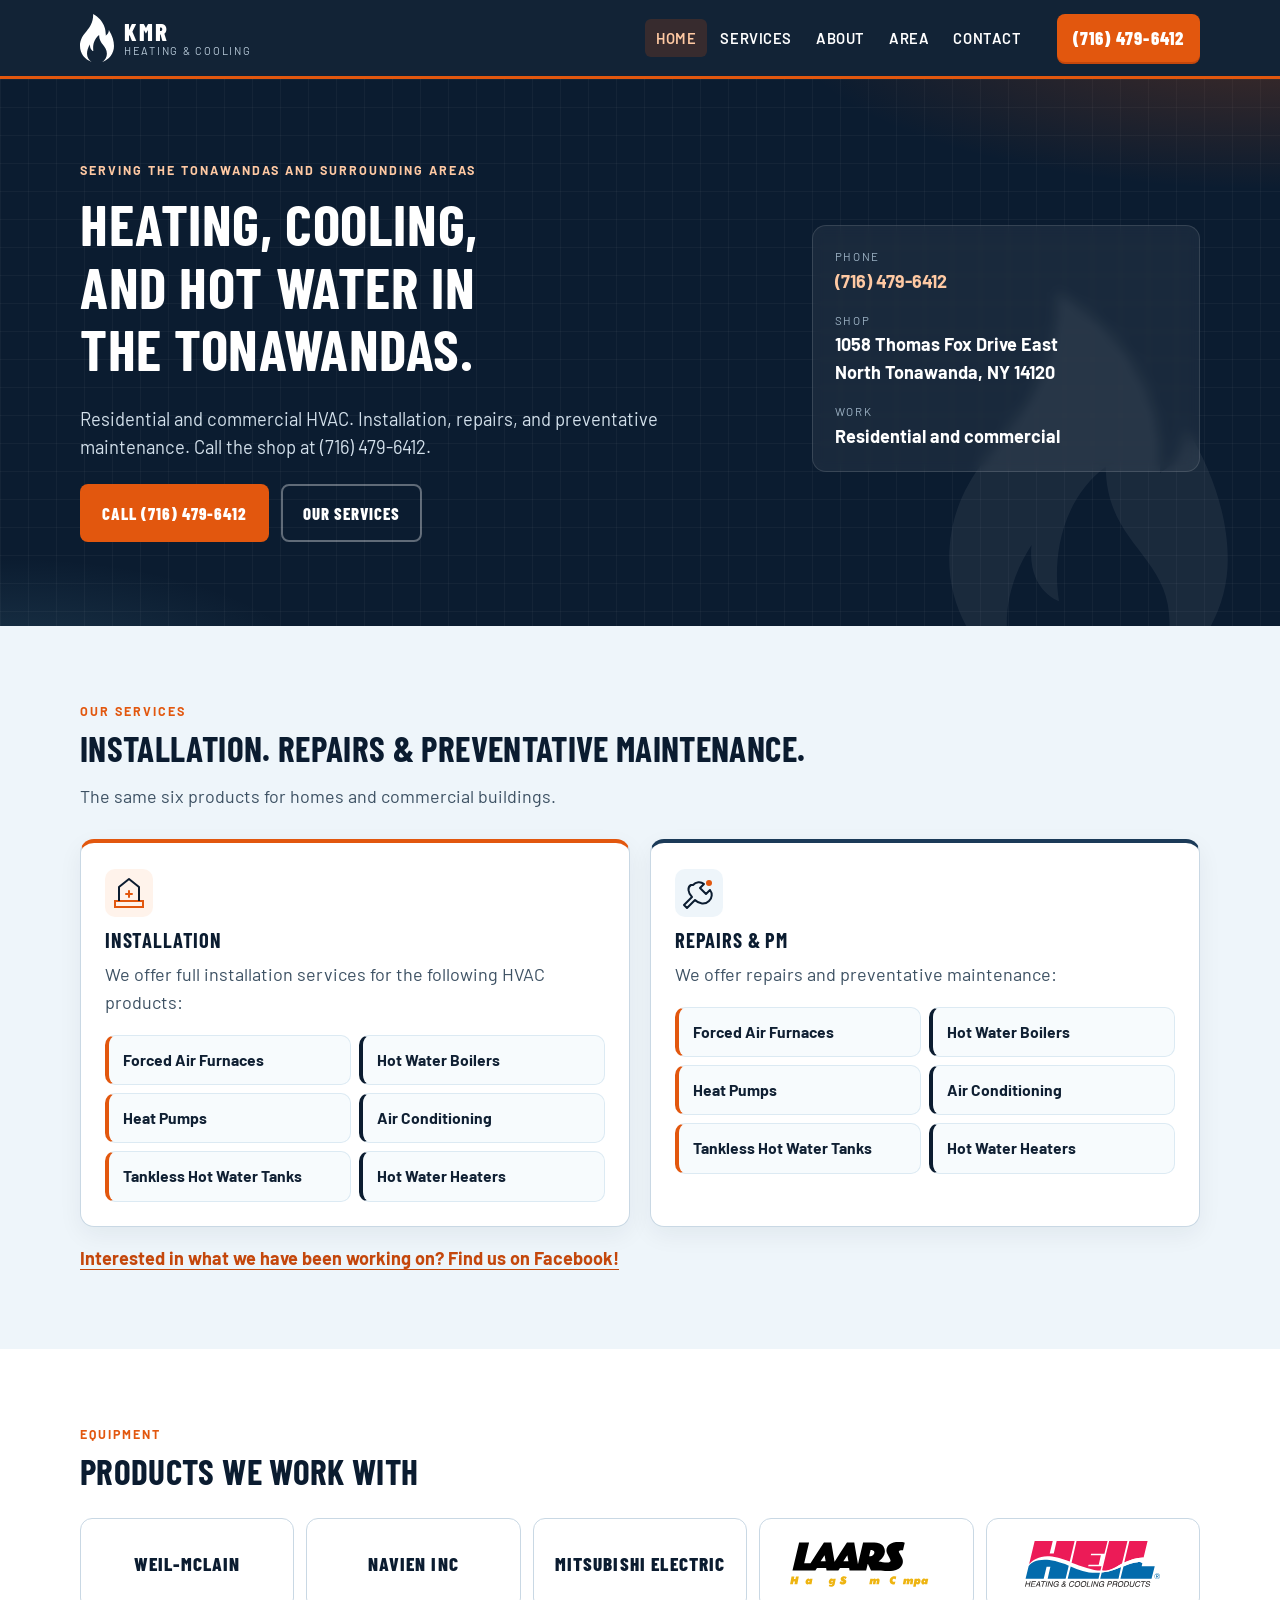
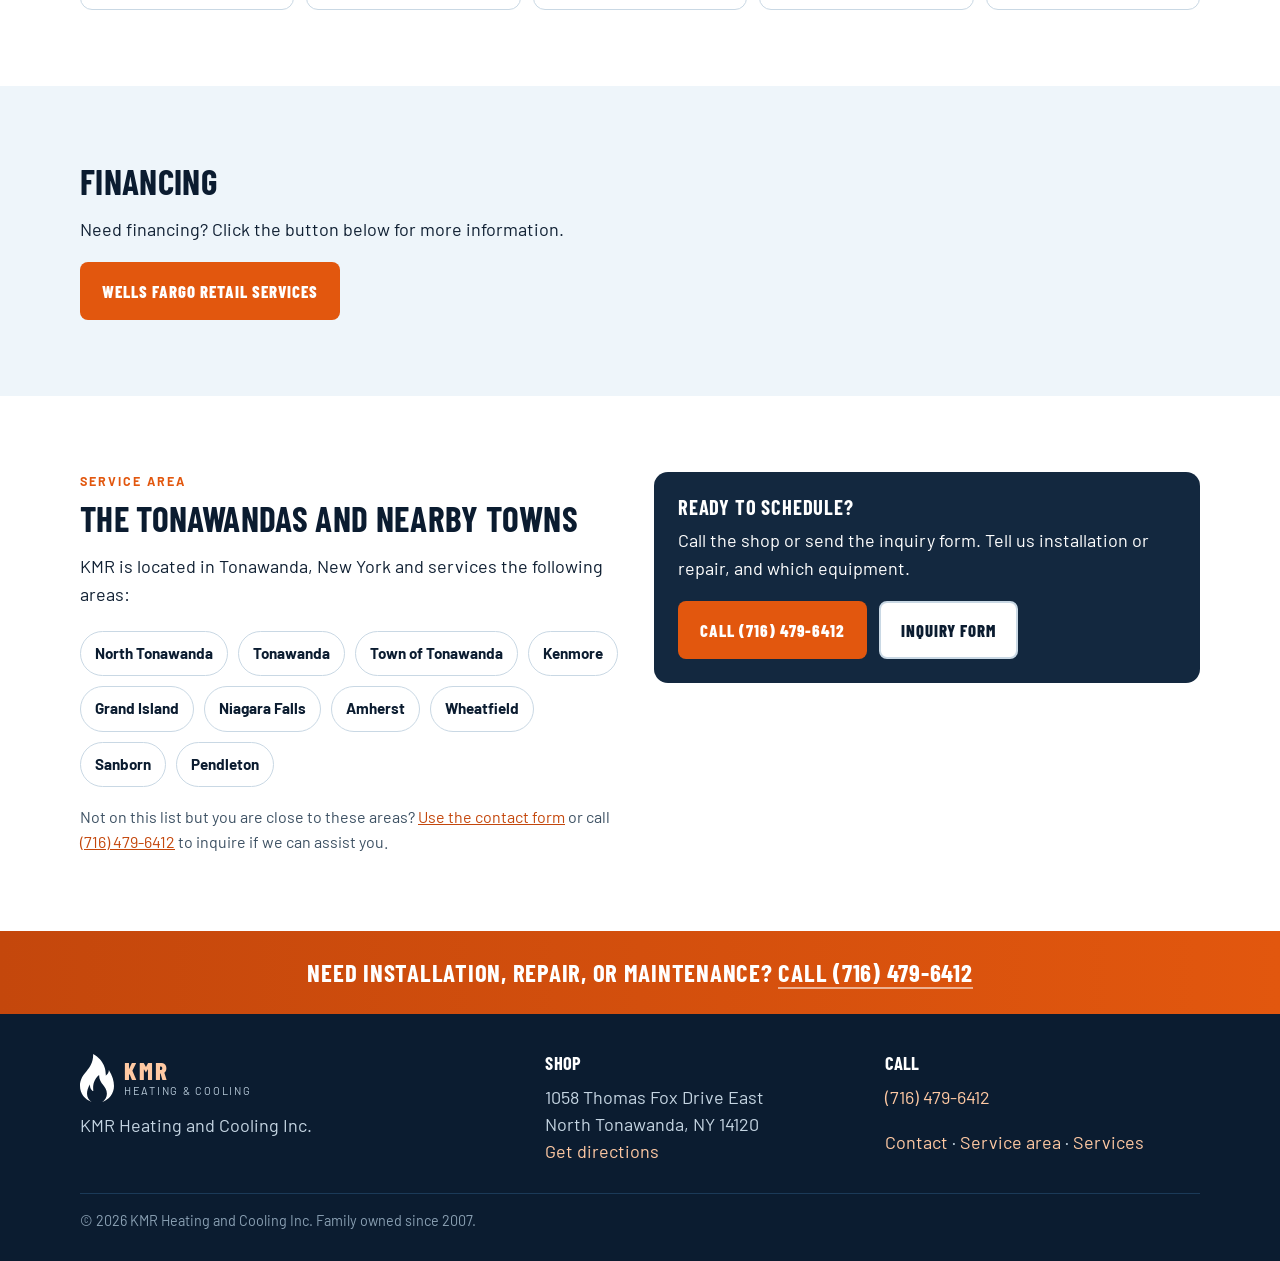
<file: index.html>
<!DOCTYPE html>
<html lang="en">
<head>
  <meta charset="utf-8">
  <meta name="viewport" content="width=device-width, initial-scale=1">
  <title>KMR Heating and Cooling Inc. · The Tonawandas</title>
  <meta name="description" content="HVAC installation, repairs, and preventative maintenance in the Tonawandas. Forced air furnaces, boilers, heat pumps, air conditioning, and water heaters. Call (716) 479-6412.">
  <meta name="theme-color" content="#0b1c30">
  <link rel="icon" href="img/logo/favicon.png" type="image/png">
  <link rel="preconnect" href="https://fonts.googleapis.com">
  <link rel="preconnect" href="https://fonts.gstatic.com" crossorigin>
  <link href="https://fonts.googleapis.com/css2?family=Barlow+Condensed:wght@600;700;800&family=Barlow:wght@400;600;700;800&display=swap" rel="stylesheet">
  <link rel="stylesheet" href="css/styles.css">
  <script type="application/ld+json">
  {
    "@context": "https://schema.org",
    "@type": "HVACBusiness",
    "name": "KMR Heating and Cooling Inc.",
    "telephone": "+17164796412",
    "foundingDate": "2007",
    "founder": { "@type": "Person", "name": "Kevin Ryan" },
    "address": {
      "@type": "PostalAddress",
      "streetAddress": "1058 Thomas Fox Drive East",
      "addressLocality": "North Tonawanda",
      "addressRegion": "NY",
      "postalCode": "14120",
      "addressCountry": "US"
    },
    "areaServed": [
      "North Tonawanda", "Tonawanda", "Town of Tonawanda", "Kenmore",
      "Grand Island", "Niagara Falls", "Amherst", "Wheatfield", "Sanborn", "Pendleton"
    ]
  }
  </script>
</head>
<body>
  <a class="skip" href="#main">Skip to content</a>
  <header class="site-header">
    <div class="header-inner">
      <a class="wordmark" href="index.html">
        <img class="flame" src="img/logo/Flame-White.svg" width="34" height="48" alt="">
        <span class="wordmark-text">
          <span class="wordmark-kmr">KMR</span>
          <span class="wordmark-sub">Heating &amp; Cooling</span>
        </span>
      </a>
      <input type="checkbox" id="nav-toggle" class="nav-toggle" aria-label="Open menu">
      <nav class="site-nav" id="site-nav" aria-label="Primary">
        <ul>
          <li><a href="index.html" aria-current="page">Home</a></li>
          <li><a href="services.html">Services</a></li>
          <li><a href="about.html">About</a></li>
          <li><a href="area.html">Area</a></li>
          <li><a href="contact.html">Contact</a></li>
        </ul>
      </nav>
      <a class="btn-call" href="tel:17164796412">(716) 479-6412</a>
      <a class="header-phone-mobile" href="tel:17164796412">(716) 479-6412</a>
      <label class="nav-toggle-label" for="nav-toggle">Menu</label>
    </div>
  </header>

  <main id="main">
    <section class="hero">
      <div class="wrap hero-grid">
        <div>
          <p class="kicker">Serving the Tonawandas and surrounding areas</p>
          <h1>Heating, cooling, and hot water in the Tonawandas.</h1>
          <p class="lead">Residential and commercial HVAC. Installation, repairs, and preventative maintenance. Call the shop at (716) 479-6412.</p>
          <div class="hero-actions">
            <a class="btn btn-heat" href="tel:17164796412">Call (716) 479-6412</a>
            <a class="btn btn-ghost" href="services.html">Our services</a>
          </div>
        </div>
        <aside class="stat-card">
          <dl>
            <div>
              <dt>Phone</dt>
              <dd><a href="tel:17164796412">(716) 479-6412</a></dd>
            </div>
            <div>
              <dt>Shop</dt>
              <dd>1058 Thomas Fox Drive East<br>North Tonawanda, NY 14120</dd>
            </div>
            <div>
              <dt>Work</dt>
              <dd>Residential and commercial</dd>
            </div>
          </dl>
        </aside>
      </div>
    </section>

    <section class="section section-ice" id="services">
      <div class="wrap">
        <p class="eyebrow">Our services</p>
        <h2>Installation. Repairs &amp; preventative maintenance.</h2>
        <p class="lede">The same six products for homes and commercial buildings.</p>
        <div class="service-pair">
          <article class="service-col" id="installation">
            <img class="card-icon" src="img/icon-install.svg" alt="" width="48" height="48">
            <h3>Installation</h3>
            <p>We offer full installation services for the following HVAC products:</p>
            <ul class="equip">
              <li>Forced Air Furnaces</li>
              <li>Hot Water Boilers</li>
              <li>Heat Pumps</li>
              <li>Air Conditioning</li>
              <li>Tankless Hot Water Tanks</li>
              <li>Hot Water Heaters</li>
            </ul>
          </article>
          <article class="service-col alt" id="repairs">
            <img class="card-icon" src="img/icon-repair.svg" alt="" width="48" height="48">
            <h3>Repairs &amp; PM</h3>
            <p>We offer repairs and preventative maintenance:</p>
            <ul class="equip">
              <li>Forced Air Furnaces</li>
              <li>Hot Water Boilers</li>
              <li>Heat Pumps</li>
              <li>Air Conditioning</li>
              <li>Tankless Hot Water Tanks</li>
              <li>Hot Water Heaters</li>
            </ul>
          </article>
        </div>
        <p class="facebook-line"><a href="https://www.facebook.com/profile.php?id=100054271489764" target="_blank" rel="noopener">Interested in what we have been working on? Find us on Facebook!</a></p>
      </div>
    </section>

    <section class="section section-white" id="products">
      <div class="wrap">
        <p class="eyebrow">Equipment</p>
        <h2>Products we work with</h2>
          <ul class="brands">
            <li><span class="brand-name">Weil-McLain</span></li>
            <li><span class="brand-name">Navien Inc</span></li>
            <li><span class="brand-name">Mitsubishi Electric</span></li>
            <li><img src="img/brands/Laars.svg" alt="Laars" width="180" height="54"></li>
            <li><img src="img/brands/Heil.svg" alt="Heil" width="180" height="61"></li>
          </ul>
      </div>
    </section>


    <section class="section section-white" id="work" hidden>
      <div class="wrap">
        <p class="eyebrow">Our work</p>
        <h2>Recent jobs</h2>
        <div class="gallery" id="work-gallery">
          <figure><img src="img/work/KMR-Heating-and-Cooling-01.jpg" alt="KMR Heating and Cooling installation 1" width="400" height="300" loading="lazy"></figure>
          <figure><img src="img/work/KMR-Heating-and-Cooling-02.jpg" alt="KMR Heating and Cooling installation 2" width="400" height="300" loading="lazy"></figure>
          <figure><img src="img/work/KMR-Heating-and-Cooling-03.jpg" alt="KMR Heating and Cooling installation 3" width="400" height="300" loading="lazy"></figure>
          <figure><img src="img/work/KMR-Heating-and-Cooling-04.jpg" alt="KMR Heating and Cooling installation 4" width="400" height="300" loading="lazy"></figure>
          <figure><img src="img/work/KMR-Heating-and-Cooling-05.jpg" alt="KMR Heating and Cooling installation 5" width="400" height="300" loading="lazy"></figure>
          <figure><img src="img/work/KMR-Heating-and-Cooling-06.jpg" alt="KMR Heating and Cooling installation 6" width="400" height="300" loading="lazy"></figure>
          <figure><img src="img/work/KMR-Heating-and-Cooling-07.jpg" alt="KMR Heating and Cooling installation 7" width="400" height="300" loading="lazy"></figure>
          <figure><img src="img/work/KMR-Heating-and-Cooling-08.jpg" alt="KMR Heating and Cooling installation 8" width="400" height="300" loading="lazy"></figure>
        </div>
      </div>
    </section>

    <section class="section section-ice" id="financing">
      <div class="wrap">
        <div>
          <h2>Financing</h2>
          <p>Need financing? Click the button below for more information.</p>
          <p class="mt-md">
            <a class="btn btn-heat" href="https://retailservices.wellsfargo.com/pl/0030097851" target="_blank" rel="noopener">Wells Fargo Retail Services</a>
          </p>
        </div>
      </div>
    </section>

    <section class="section section-white" id="area">
      <div class="wrap split">
        <div>
          <p class="eyebrow">Service area</p>
          <h2>The Tonawandas and nearby towns</h2>
          <p>KMR is located in Tonawanda, New York and services the following areas:</p>
          <ul class="chips">
            <li>North Tonawanda</li>
            <li>Tonawanda</li>
            <li>Town of Tonawanda</li>
            <li>Kenmore</li>
            <li>Grand Island</li>
            <li>Niagara Falls</li>
            <li>Amherst</li>
            <li>Wheatfield</li>
            <li>Sanborn</li>
            <li>Pendleton</li>
          </ul>
          <p class="note">Not on this list but you are close to these areas? <a href="contact.html">Use the contact form</a> or call <a href="tel:17164796412">(716) 479-6412</a> to inquire if we can assist you.</p>
        </div>
        <div class="panel panel-navy">
          <h3>Ready to schedule?</h3>
          <p>Call the shop or send the inquiry form. Tell us installation or repair, and which equipment.</p>
          <p class="cta-compact mt-md">
            <a class="btn btn-heat" href="tel:17164796412">Call (716) 479-6412</a>
            <a class="btn btn-ice" href="contact.html">Inquiry form</a>
          </p>
        </div>
      </div>
    </section>
  </main>
  <section class="section-heat" aria-label="Call KMR">
    <div class="wrap">
      <h2>Need installation, repair, or maintenance? <a href="tel:17164796412">Call (716) 479-6412</a></h2>
    </div>
  </section>
  <footer class="site-footer">
    <div class="wrap footer-grid">
      <div>
        <a class="wordmark" href="index.html">
          <img class="flame" src="img/logo/Flame-White.svg" width="34" height="48" alt="">
          <span class="wordmark-text">
            <span class="wordmark-kmr">KMR</span>
            <span class="wordmark-sub">Heating &amp; Cooling</span>
          </span>
        </a>
        <p>KMR Heating and Cooling Inc.</p>
      </div>
      <div>
        <h2>Shop</h2>
        <address class="address">
          1058 Thomas Fox Drive East<br>
          North Tonawanda, NY 14120
        </address>
        <p><a href="https://maps.google.com/?q=1058+Thomas+Fox+Drive+East,+North+Tonawanda,+NY+14120">Get directions</a></p>
      </div>
      <div>
        <h2>Call</h2>
        <p><a href="tel:17164796412">(716) 479-6412</a></p>
        <p><a href="contact.html">Contact</a> · <a href="area.html">Service area</a> · <a href="services.html">Services</a></p>
      </div>
    </div>
    <div class="wrap legal">&copy; 2026 KMR Heating and Cooling Inc. Family owned since 2007.</div>
  </footer>
  <div class="call-dock">
    <a href="tel:17164796412">Call (716) 479-6412</a>
  </div>
  <script src="js/gallery.js"></script>
</body>
</html>
</file>
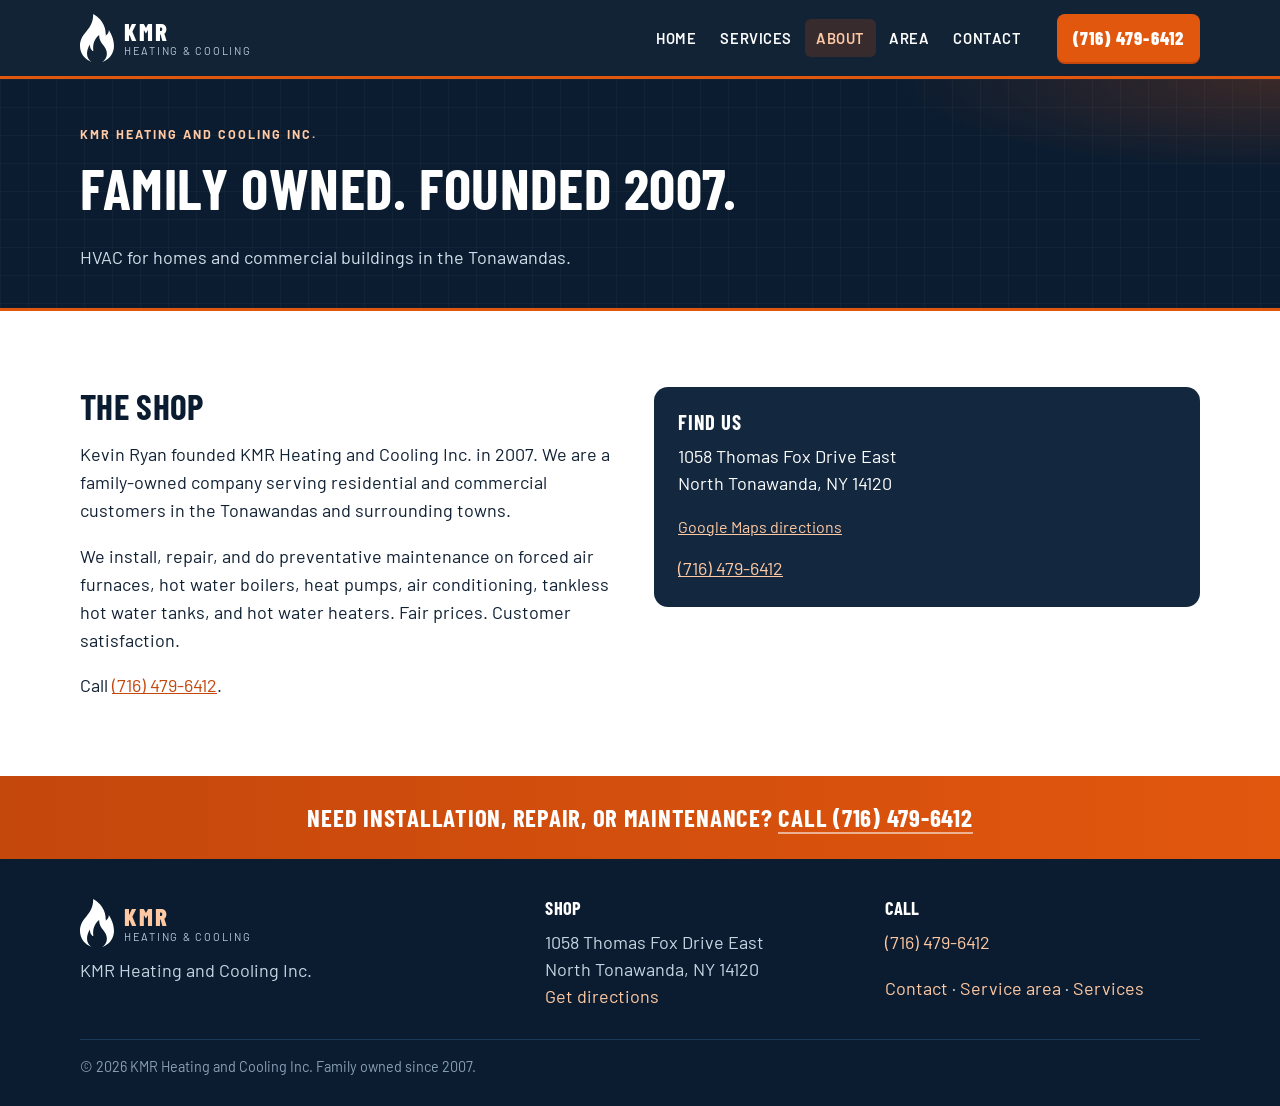
<file: about.html>
<!DOCTYPE html>
<html lang="en">
<head>
  <meta charset="utf-8">
  <meta name="viewport" content="width=device-width, initial-scale=1">
  <title>About · KMR Heating and Cooling Inc.</title>
  <meta name="description" content="Family-owned HVAC company founded in 2007 by Kevin Ryan. Serving the Tonawandas. Call (716) 479-6412.">
  <meta name="theme-color" content="#0b1c30">
  <link rel="icon" href="img/logo/favicon.png" type="image/png">
  <link rel="preconnect" href="https://fonts.googleapis.com">
  <link rel="preconnect" href="https://fonts.gstatic.com" crossorigin>
  <link href="https://fonts.googleapis.com/css2?family=Barlow+Condensed:wght@600;700;800&family=Barlow:wght@400;600;700;800&display=swap" rel="stylesheet">
  <link rel="stylesheet" href="css/styles.css">
</head>
<body>
  <a class="skip" href="#main">Skip to content</a>
  <header class="site-header">
    <div class="header-inner">
      <a class="wordmark" href="index.html">
        <img class="flame" src="img/logo/Flame-White.svg" width="34" height="48" alt="">
        <span class="wordmark-text">
          <span class="wordmark-kmr">KMR</span>
          <span class="wordmark-sub">Heating &amp; Cooling</span>
        </span>
      </a>
      <input type="checkbox" id="nav-toggle" class="nav-toggle" aria-label="Open menu">
      <nav class="site-nav" id="site-nav" aria-label="Primary">
        <ul>
          <li><a href="index.html">Home</a></li>
          <li><a href="services.html">Services</a></li>
          <li><a href="about.html" aria-current="page">About</a></li>
          <li><a href="area.html">Area</a></li>
          <li><a href="contact.html">Contact</a></li>
        </ul>
      </nav>
      <a class="btn-call" href="tel:17164796412">(716) 479-6412</a>
      <a class="header-phone-mobile" href="tel:17164796412">(716) 479-6412</a>
      <label class="nav-toggle-label" for="nav-toggle">Menu</label>
    </div>
  </header>

  <main id="main">
    <header class="page-hero">
      <div class="wrap">
        <p class="kicker">KMR Heating and Cooling Inc.</p>
        <h1>Family owned. Founded 2007.</h1>
        <p>HVAC for homes and commercial buildings in the Tonawandas.</p>
      </div>
    </header>

    <section class="section section-white">
      <div class="wrap split">
        <div class="prose">
          <h2>The shop</h2>
          <p>Kevin Ryan founded KMR Heating and Cooling Inc. in 2007. We are a family-owned company serving residential and commercial customers in the Tonawandas and surrounding towns.</p>
          <p>We install, repair, and do preventative maintenance on forced air furnaces, hot water boilers, heat pumps, air conditioning, tankless hot water tanks, and hot water heaters. Fair prices. Customer satisfaction.</p>
          <p>Call <a href="tel:17164796412">(716) 479-6412</a>.</p>
        </div>
        <aside class="panel panel-navy">
          <h3>Find us</h3>
          <address class="address">
            1058 Thomas Fox Drive East<br>
            North Tonawanda, NY 14120
          </address>
          <p class="note"><a href="https://maps.google.com/?q=1058+Thomas+Fox+Drive+East,+North+Tonawanda,+NY+14120">Google Maps directions</a></p>
          <p><a href="tel:17164796412">(716) 479-6412</a></p>
        </aside>
      </div>
    </section>
  </main>
  <section class="section-heat" aria-label="Call KMR">
    <div class="wrap">
      <h2>Need installation, repair, or maintenance? <a href="tel:17164796412">Call (716) 479-6412</a></h2>
    </div>
  </section>
  <footer class="site-footer">
    <div class="wrap footer-grid">
      <div>
        <a class="wordmark" href="index.html">
          <img class="flame" src="img/logo/Flame-White.svg" width="34" height="48" alt="">
          <span class="wordmark-text">
            <span class="wordmark-kmr">KMR</span>
            <span class="wordmark-sub">Heating &amp; Cooling</span>
          </span>
        </a>
        <p>KMR Heating and Cooling Inc.</p>
      </div>
      <div>
        <h2>Shop</h2>
        <address class="address">
          1058 Thomas Fox Drive East<br>
          North Tonawanda, NY 14120
        </address>
        <p><a href="https://maps.google.com/?q=1058+Thomas+Fox+Drive+East,+North+Tonawanda,+NY+14120">Get directions</a></p>
      </div>
      <div>
        <h2>Call</h2>
        <p><a href="tel:17164796412">(716) 479-6412</a></p>
        <p><a href="contact.html">Contact</a> · <a href="area.html">Service area</a> · <a href="services.html">Services</a></p>
      </div>
    </div>
    <div class="wrap legal">&copy; 2026 KMR Heating and Cooling Inc. Family owned since 2007.</div>
  </footer>
  <div class="call-dock">
    <a href="tel:17164796412">Call (716) 479-6412</a>
  </div>
</body>
</html>
</file>
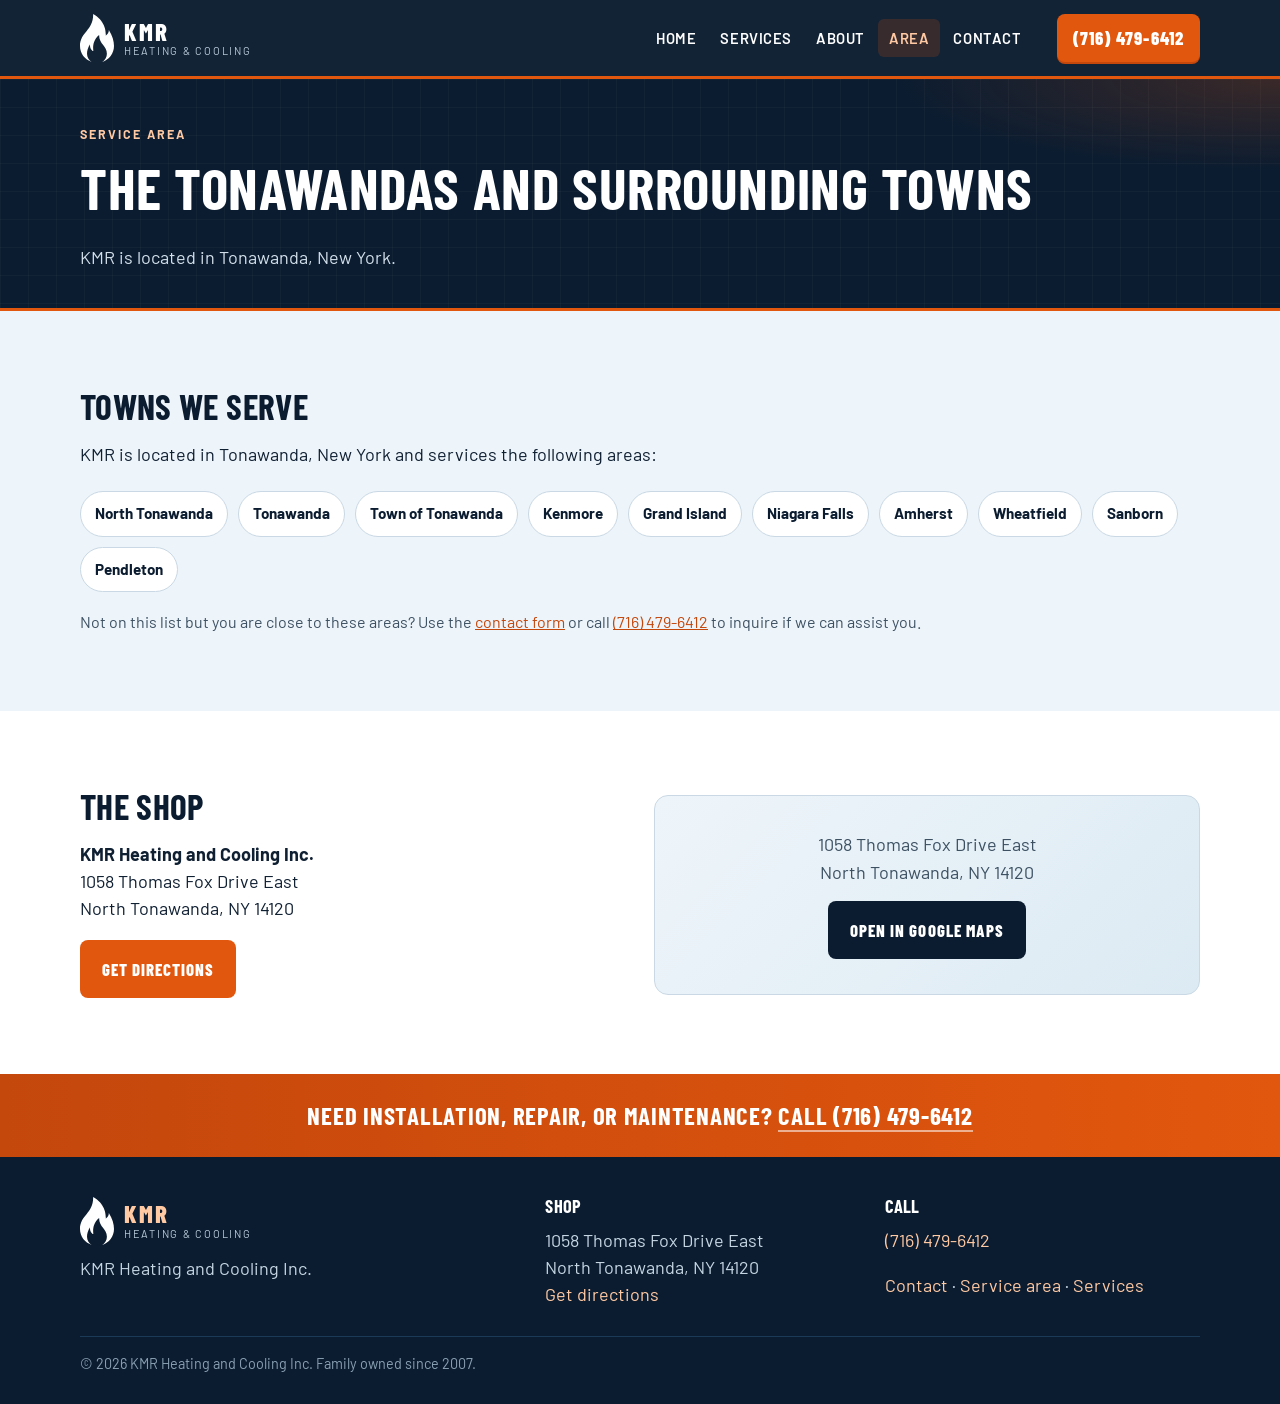
<file: area.html>
<!DOCTYPE html>
<html lang="en">
<head>
  <meta charset="utf-8">
  <meta name="viewport" content="width=device-width, initial-scale=1">
  <title>Service area · KMR Heating and Cooling Inc.</title>
  <meta name="description" content="KMR is located in Tonawanda, New York and services North Tonawanda, Tonawanda, Town of Tonawanda, Kenmore, Grand Island, Niagara Falls, Amherst, Wheatfield, Sanborn, and Pendleton. Call (716) 479-6412.">
  <meta name="theme-color" content="#0b1c30">
  <link rel="icon" href="img/logo/favicon.png" type="image/png">
  <link rel="preconnect" href="https://fonts.googleapis.com">
  <link rel="preconnect" href="https://fonts.gstatic.com" crossorigin>
  <link href="https://fonts.googleapis.com/css2?family=Barlow+Condensed:wght@600;700;800&family=Barlow:wght@400;600;700;800&display=swap" rel="stylesheet">
  <link rel="stylesheet" href="css/styles.css">
</head>
<body>
  <a class="skip" href="#main">Skip to content</a>
  <header class="site-header">
    <div class="header-inner">
      <a class="wordmark" href="index.html">
        <img class="flame" src="img/logo/Flame-White.svg" width="34" height="48" alt="">
        <span class="wordmark-text">
          <span class="wordmark-kmr">KMR</span>
          <span class="wordmark-sub">Heating &amp; Cooling</span>
        </span>
      </a>
      <input type="checkbox" id="nav-toggle" class="nav-toggle" aria-label="Open menu">
      <nav class="site-nav" id="site-nav" aria-label="Primary">
        <ul>
          <li><a href="index.html">Home</a></li>
          <li><a href="services.html">Services</a></li>
          <li><a href="about.html">About</a></li>
          <li><a href="area.html" aria-current="page">Area</a></li>
          <li><a href="contact.html">Contact</a></li>
        </ul>
      </nav>
      <a class="btn-call" href="tel:17164796412">(716) 479-6412</a>
      <a class="header-phone-mobile" href="tel:17164796412">(716) 479-6412</a>
      <label class="nav-toggle-label" for="nav-toggle">Menu</label>
    </div>
  </header>

  <main id="main">
    <header class="page-hero">
      <div class="wrap">
        <p class="kicker">Service area</p>
        <h1>The Tonawandas and surrounding towns</h1>
        <p>KMR is located in Tonawanda, New York.</p>
      </div>
    </header>

    <section class="section section-ice">
      <div class="wrap">
        <h2>Towns we serve</h2>
        <p>KMR is located in Tonawanda, New York and services the following areas:</p>
        <ul class="chips">
          <li>North Tonawanda</li>
          <li>Tonawanda</li>
          <li>Town of Tonawanda</li>
          <li>Kenmore</li>
          <li>Grand Island</li>
          <li>Niagara Falls</li>
          <li>Amherst</li>
          <li>Wheatfield</li>
          <li>Sanborn</li>
          <li>Pendleton</li>
        </ul>
        <p class="note">Not on this list but you are close to these areas? Use the <a href="contact.html">contact form</a> or call <a href="tel:17164796412">(716) 479-6412</a> to inquire if we can assist you.</p>
      </div>
    </section>

    <section class="section section-white">
      <div class="wrap split">
        <div>
          <h2>The shop</h2>
          <address class="address">
            <strong>KMR Heating and Cooling Inc.</strong><br>
            1058 Thomas Fox Drive East<br>
            North Tonawanda, NY 14120
          </address>
          <p class="mt-md">
            <a class="btn btn-heat" href="https://maps.google.com/?q=1058+Thomas+Fox+Drive+East,+North+Tonawanda,+NY+14120">Get directions</a>
          </p>
        </div>
        <div class="map-frame">
          <div>
            <p>1058 Thomas Fox Drive East<br>North Tonawanda, NY 14120</p>
            <a class="btn btn-navy" href="https://maps.google.com/?q=1058+Thomas+Fox+Drive+East,+North+Tonawanda,+NY+14120">Open in Google Maps</a>
          </div>
        </div>
      </div>
    </section>
  </main>
  <section class="section-heat" aria-label="Call KMR">
    <div class="wrap">
      <h2>Need installation, repair, or maintenance? <a href="tel:17164796412">Call (716) 479-6412</a></h2>
    </div>
  </section>
  <footer class="site-footer">
    <div class="wrap footer-grid">
      <div>
        <a class="wordmark" href="index.html">
          <img class="flame" src="img/logo/Flame-White.svg" width="34" height="48" alt="">
          <span class="wordmark-text">
            <span class="wordmark-kmr">KMR</span>
            <span class="wordmark-sub">Heating &amp; Cooling</span>
          </span>
        </a>
        <p>KMR Heating and Cooling Inc.</p>
      </div>
      <div>
        <h2>Shop</h2>
        <address class="address">
          1058 Thomas Fox Drive East<br>
          North Tonawanda, NY 14120
        </address>
        <p><a href="https://maps.google.com/?q=1058+Thomas+Fox+Drive+East,+North+Tonawanda,+NY+14120">Get directions</a></p>
      </div>
      <div>
        <h2>Call</h2>
        <p><a href="tel:17164796412">(716) 479-6412</a></p>
        <p><a href="contact.html">Contact</a> · <a href="area.html">Service area</a> · <a href="services.html">Services</a></p>
      </div>
    </div>
    <div class="wrap legal">&copy; 2026 KMR Heating and Cooling Inc. Family owned since 2007.</div>
  </footer>
  <div class="call-dock">
    <a href="tel:17164796412">Call (716) 479-6412</a>
  </div>
</body>
</html>
</file>
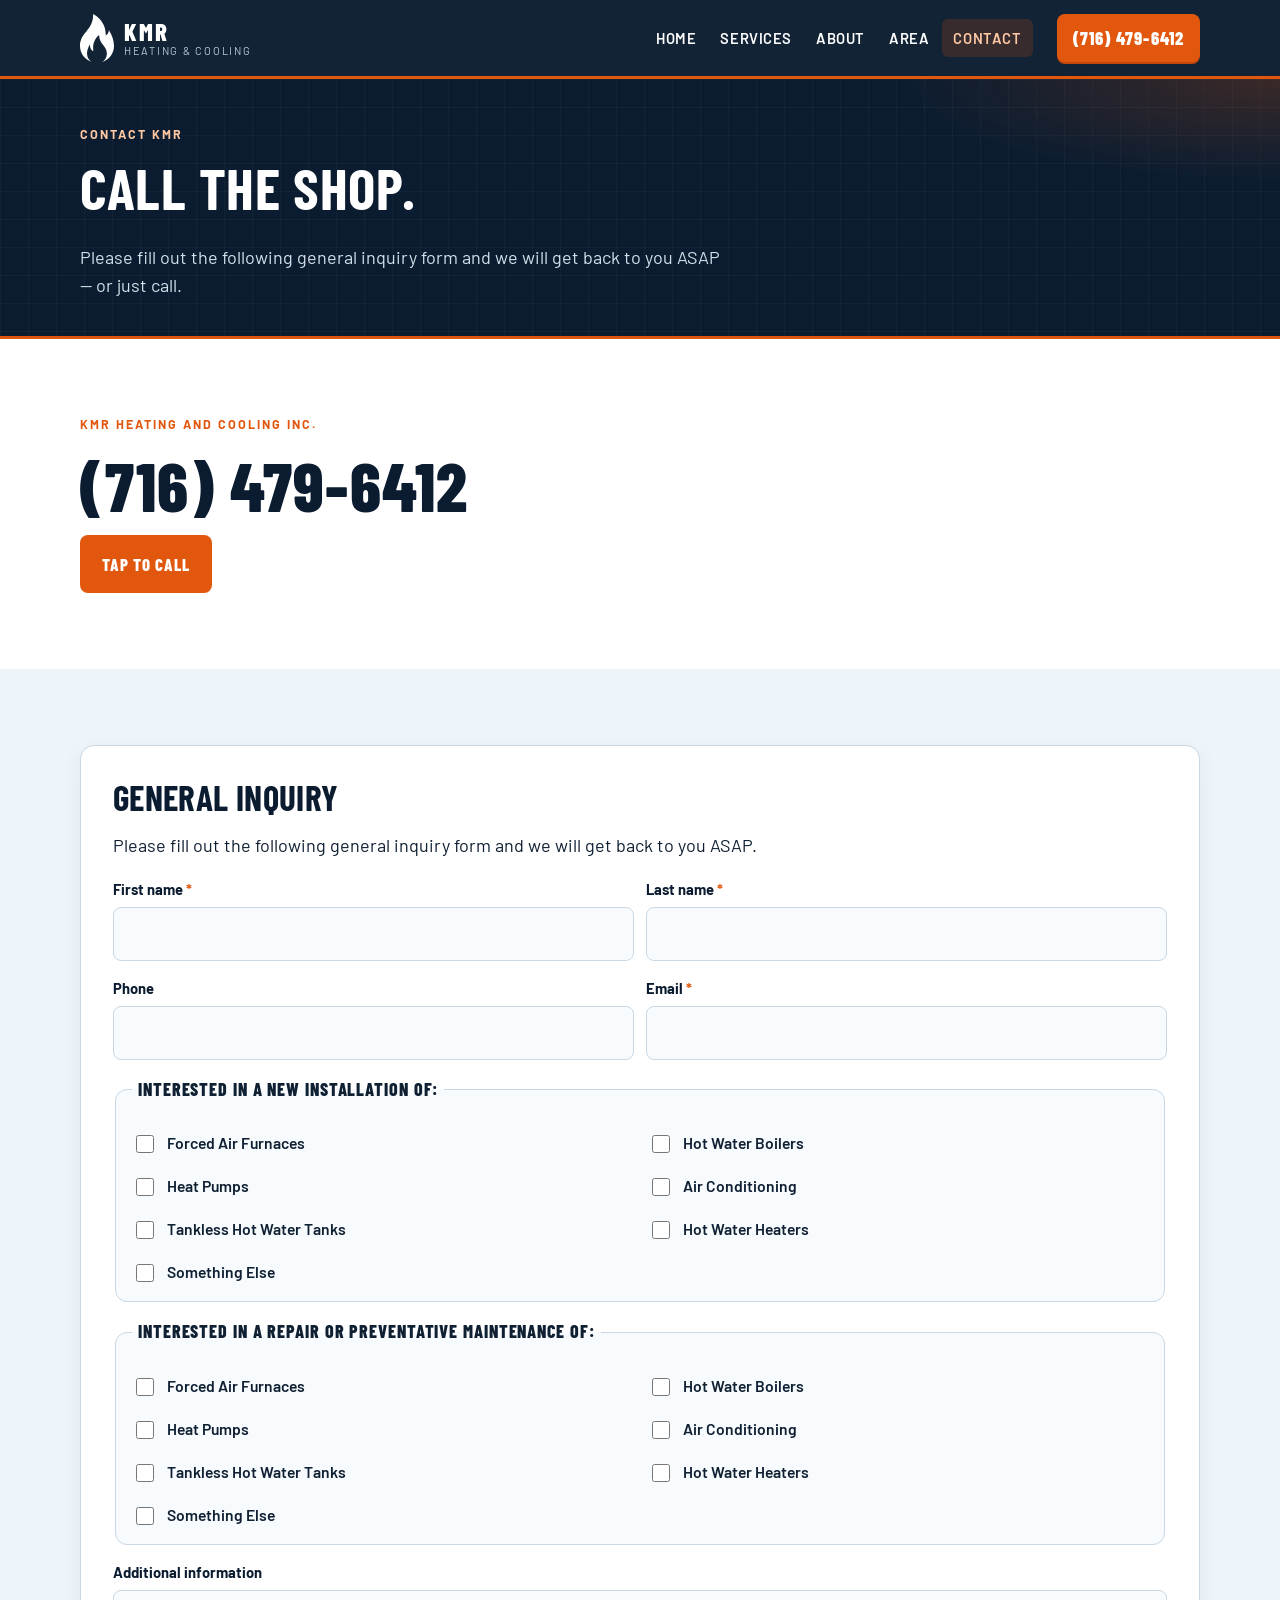
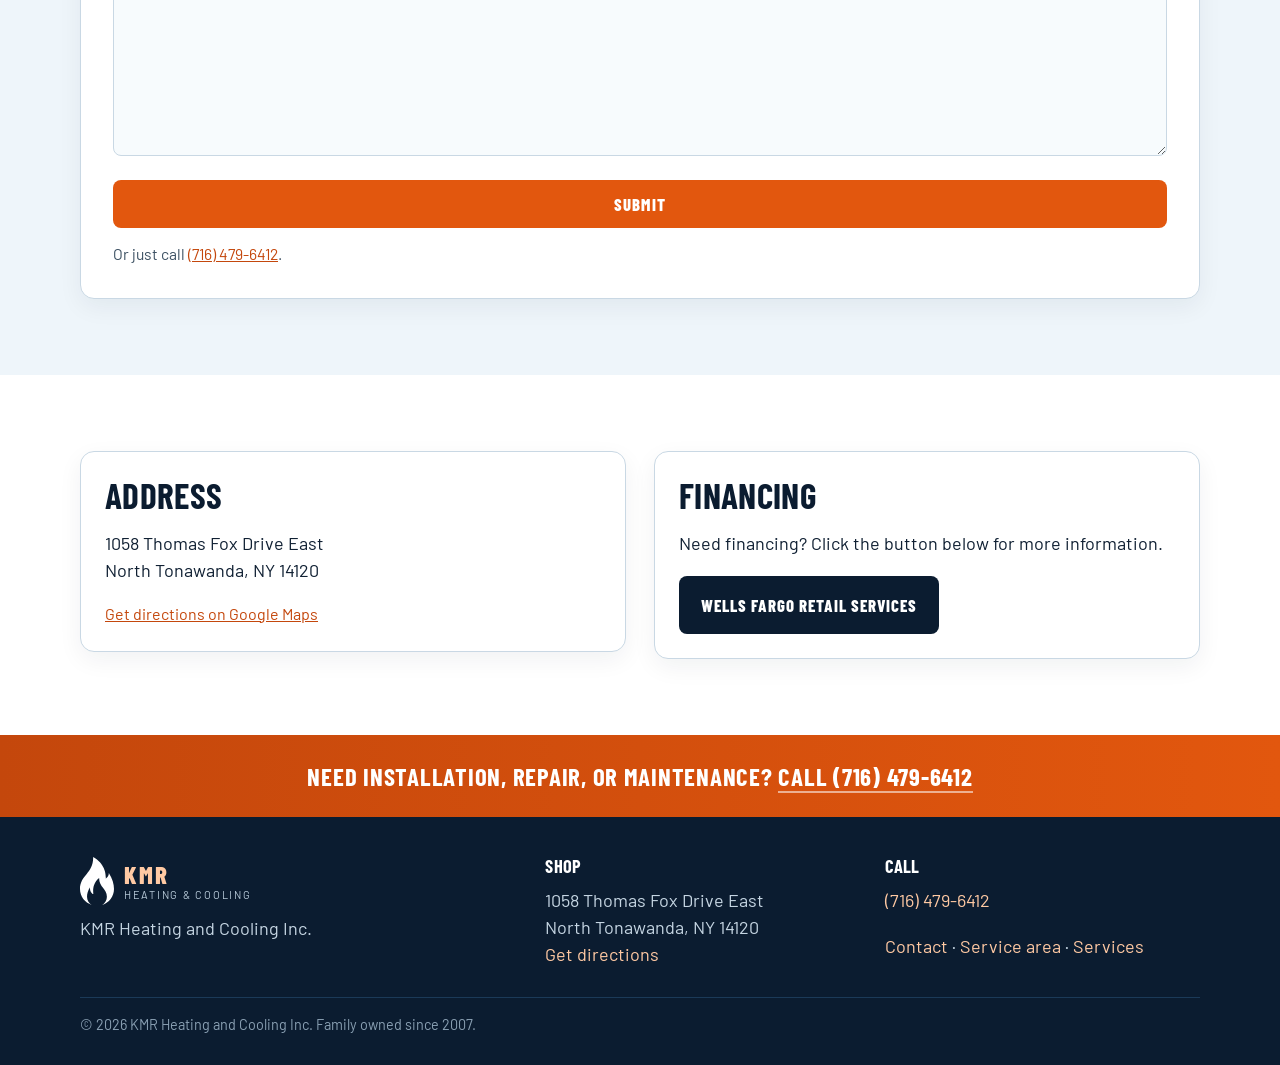
<file: contact.html>
<!DOCTYPE html>
<html lang="en">
<head>
  <meta charset="utf-8">
  <meta name="viewport" content="width=device-width, initial-scale=1">
  <title>Contact · KMR Heating and Cooling Inc.</title>
  <meta name="description" content="Call KMR Heating and Cooling Inc. at (716) 479-6412. 1058 Thomas Fox Drive East, North Tonawanda, NY 14120.">
  <meta name="theme-color" content="#0b1c30">
  <link rel="icon" href="img/logo/favicon.png" type="image/png">
  <link rel="preconnect" href="https://fonts.googleapis.com">
  <link rel="preconnect" href="https://fonts.gstatic.com" crossorigin>
  <link href="https://fonts.googleapis.com/css2?family=Barlow+Condensed:wght@600;700;800&family=Barlow:wght@400;600;700;800&display=swap" rel="stylesheet">
  <link rel="stylesheet" href="css/styles.css">
  <script type="application/ld+json">
  {
    "@context": "https://schema.org",
    "@type": "HVACBusiness",
    "name": "KMR Heating and Cooling Inc.",
    "telephone": "+17164796412",
    "foundingDate": "2007",
    "founder": { "@type": "Person", "name": "Kevin Ryan" },
    "address": {
      "@type": "PostalAddress",
      "streetAddress": "1058 Thomas Fox Drive East",
      "addressLocality": "North Tonawanda",
      "addressRegion": "NY",
      "postalCode": "14120",
      "addressCountry": "US"
    },
    "areaServed": [
      "North Tonawanda", "Tonawanda", "Town of Tonawanda", "Kenmore",
      "Grand Island", "Niagara Falls", "Amherst", "Wheatfield", "Sanborn", "Pendleton"
    ]
  }
  </script>
</head>
<body>
  <a class="skip" href="#main">Skip to content</a>
  <header class="site-header">
    <div class="header-inner">
      <a class="wordmark" href="index.html">
        <img class="flame" src="img/logo/Flame-White.svg" width="34" height="48" alt="">
        <span class="wordmark-text">
          <span class="wordmark-kmr">KMR</span>
          <span class="wordmark-sub">Heating &amp; Cooling</span>
        </span>
      </a>
      <input type="checkbox" id="nav-toggle" class="nav-toggle" aria-label="Open menu">
      <nav class="site-nav" id="site-nav" aria-label="Primary">
        <ul>
          <li><a href="index.html">Home</a></li>
          <li><a href="services.html">Services</a></li>
          <li><a href="about.html">About</a></li>
          <li><a href="area.html">Area</a></li>
          <li><a href="contact.html" aria-current="page">Contact</a></li>
        </ul>
      </nav>
      <a class="btn-call" href="tel:17164796412">(716) 479-6412</a>
      <a class="header-phone-mobile" href="tel:17164796412">(716) 479-6412</a>
      <label class="nav-toggle-label" for="nav-toggle">Menu</label>
    </div>
  </header>

  <main id="main">
    <header class="page-hero">
      <div class="wrap">
        <p class="kicker">Contact KMR</p>
        <h1>Call the shop.</h1>
        <p>Please fill out the following general inquiry form and we will get back to you ASAP — or just call.</p>
      </div>
    </header>

    <section class="section section-white">
      <div class="wrap">
        <p class="eyebrow">KMR Heating and Cooling Inc.</p>
        <a class="phone-giant" href="tel:17164796412">(716) 479-6412</a>
        <p>
          <a class="btn btn-heat" href="tel:17164796412">Tap to call</a>
        </p>
      </div>
    </section>

    <section class="section section-ice">
      <div class="wrap">
        <div class="inquiry">
          <h2>General inquiry</h2>
          <p>Please fill out the following general inquiry form and we will get back to you ASAP.</p>
          <form id="contact-form" name="contact" method="POST" data-netlify="true" netlify-honeypot="bot-field" action="contact.html">
            <input type="hidden" name="form-name" value="contact">
            <p class="hp">
              <label>If you are human, leave this field blank. <input name="bot-field" tabindex="-1" autocomplete="off"></label>
            </p>
            <div class="form-grid">
              <div class="name-row">
                <div class="field">
                  <label for="first-name">First name <span class="req">*</span></label>
                  <input id="first-name" name="first-name" type="text" autocomplete="given-name" required>
                </div>
                <div class="field">
                  <label for="last-name">Last name <span class="req">*</span></label>
                  <input id="last-name" name="last-name" type="text" autocomplete="family-name" required>
                </div>
              </div>
              <div class="name-row">
                <div class="field">
                  <label for="phone">Phone</label>
                  <input id="phone" name="phone" type="tel" autocomplete="tel">
                </div>
                <div class="field">
                  <label for="email">Email <span class="req">*</span></label>
                  <input id="email" name="email" type="email" autocomplete="email" required>
                </div>
              </div>
              <fieldset class="checks">
                <legend>Interested in a New Installation of:</legend>
                <div class="check-grid">
                  <label><input type="checkbox" name="install[]" value="Forced Air Furnaces"> Forced Air Furnaces</label>
                  <label><input type="checkbox" name="install[]" value="Hot Water Boilers"> Hot Water Boilers</label>
                  <label><input type="checkbox" name="install[]" value="Heat Pumps"> Heat Pumps</label>
                  <label><input type="checkbox" name="install[]" value="Air Conditioning"> Air Conditioning</label>
                  <label><input type="checkbox" name="install[]" value="Tankless Hot Water Tanks"> Tankless Hot Water Tanks</label>
                  <label><input type="checkbox" name="install[]" value="Hot Water Heaters"> Hot Water Heaters</label>
                  <label><input type="checkbox" name="install[]" value="Something Else"> Something Else</label>
                </div>
              </fieldset>
              <fieldset class="checks">
                <legend>Interested in a Repair or Preventative Maintenance of:</legend>
                <div class="check-grid">
                  <label><input type="checkbox" name="repair[]" value="Forced Air Furnaces"> Forced Air Furnaces</label>
                  <label><input type="checkbox" name="repair[]" value="Hot Water Boilers"> Hot Water Boilers</label>
                  <label><input type="checkbox" name="repair[]" value="Heat Pumps"> Heat Pumps</label>
                  <label><input type="checkbox" name="repair[]" value="Air Conditioning"> Air Conditioning</label>
                  <label><input type="checkbox" name="repair[]" value="Tankless Hot Water Tanks"> Tankless Hot Water Tanks</label>
                  <label><input type="checkbox" name="repair[]" value="Hot Water Heaters"> Hot Water Heaters</label>
                  <label><input type="checkbox" name="repair[]" value="Something Else"> Something Else</label>
                </div>
              </fieldset>
              <div class="field">
                <label for="additional">Additional information</label>
                <textarea id="additional" name="additional" rows="5"></textarea>
              </div>
              <button class="btn btn-heat" type="submit">Submit</button>
            </div>
            <p class="form-status" id="form-status" hidden tabindex="-1"></p>
            <p class="form-note">Or just call <a href="tel:17164796412">(716) 479-6412</a>.</p>
          </form>
        </div>
      </div>
    </section>

    <section class="section section-white">
      <div class="wrap split">
        <div class="panel">
          <h2>Address</h2>
          <address class="address">
            1058 Thomas Fox Drive East<br>
            North Tonawanda, NY 14120
          </address>
          <p class="note"><a href="https://maps.google.com/?q=1058+Thomas+Fox+Drive+East,+North+Tonawanda,+NY+14120">Get directions on Google Maps</a></p>
        </div>
        <div class="panel">
          <h2>Financing</h2>
          <p>Need financing? Click the button below for more information.</p>
          <p class="mt-md">
            <a class="btn btn-navy" href="https://retailservices.wellsfargo.com/pl/0030097851" target="_blank" rel="noopener">Wells Fargo Retail Services</a>
          </p>
        </div>
      </div>
    </section>
  </main>
  <script src="js/contact.js"></script>
  <section class="section-heat" aria-label="Call KMR">
    <div class="wrap">
      <h2>Need installation, repair, or maintenance? <a href="tel:17164796412">Call (716) 479-6412</a></h2>
    </div>
  </section>
  <footer class="site-footer">
    <div class="wrap footer-grid">
      <div>
        <a class="wordmark" href="index.html">
          <img class="flame" src="img/logo/Flame-White.svg" width="34" height="48" alt="">
          <span class="wordmark-text">
            <span class="wordmark-kmr">KMR</span>
            <span class="wordmark-sub">Heating &amp; Cooling</span>
          </span>
        </a>
        <p>KMR Heating and Cooling Inc.</p>
      </div>
      <div>
        <h2>Shop</h2>
        <address class="address">
          1058 Thomas Fox Drive East<br>
          North Tonawanda, NY 14120
        </address>
        <p><a href="https://maps.google.com/?q=1058+Thomas+Fox+Drive+East,+North+Tonawanda,+NY+14120">Get directions</a></p>
      </div>
      <div>
        <h2>Call</h2>
        <p><a href="tel:17164796412">(716) 479-6412</a></p>
        <p><a href="contact.html">Contact</a> · <a href="area.html">Service area</a> · <a href="services.html">Services</a></p>
      </div>
    </div>
    <div class="wrap legal">&copy; 2026 KMR Heating and Cooling Inc. Family owned since 2007.</div>
  </footer>
  <div class="call-dock">
    <a href="tel:17164796412">Call (716) 479-6412</a>
  </div>
</body>
</html>
</file>
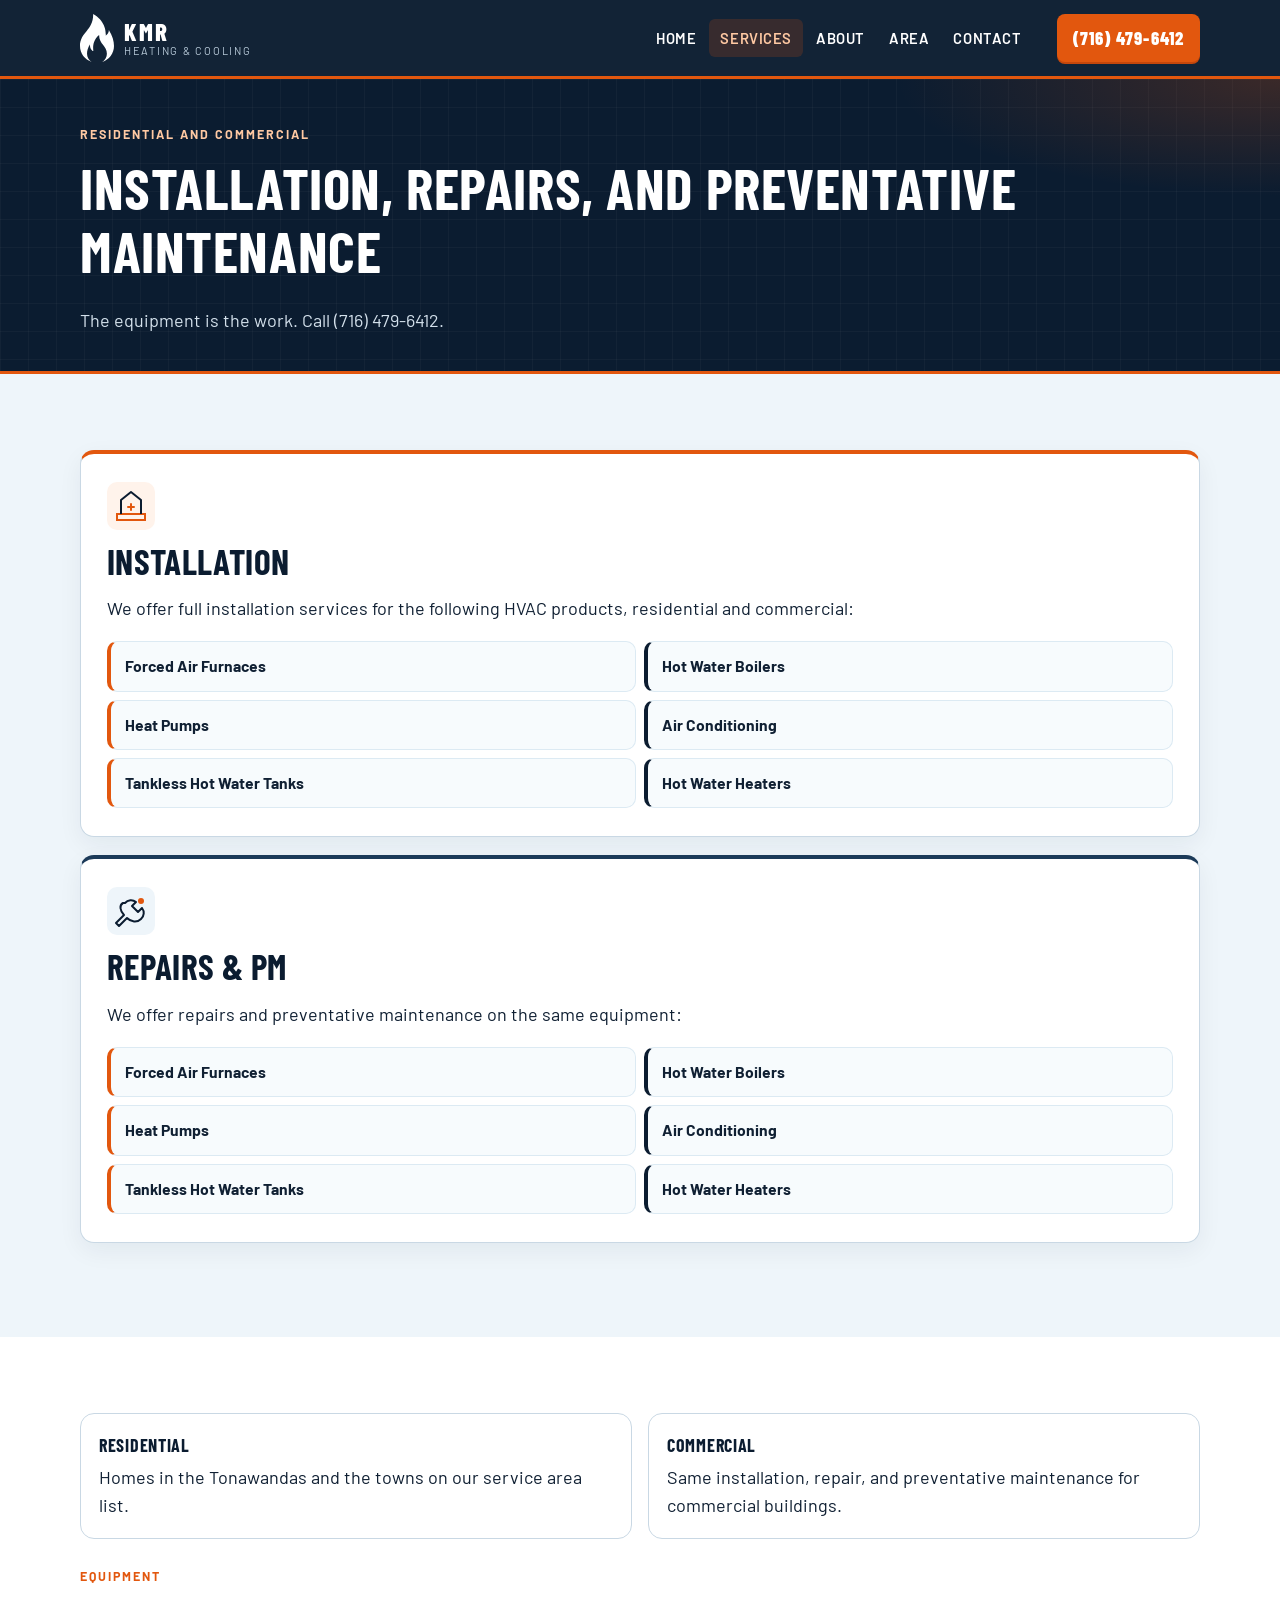
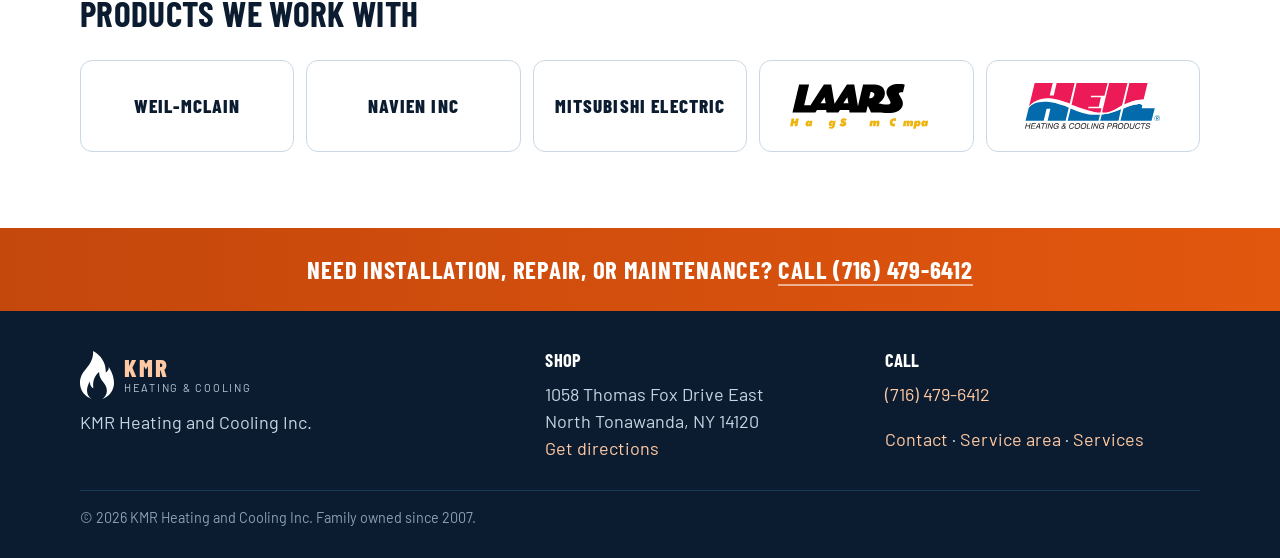
<file: services.html>
<!DOCTYPE html>
<html lang="en">
<head>
  <meta charset="utf-8">
  <meta name="viewport" content="width=device-width, initial-scale=1">
  <title>Services · KMR Heating and Cooling Inc.</title>
  <meta name="description" content="Installation, repairs, and preventative maintenance for forced air furnaces, hot water boilers, heat pumps, air conditioning, tankless hot water tanks, and hot water heaters. Call (716) 479-6412.">
  <meta name="theme-color" content="#0b1c30">
  <link rel="icon" href="img/logo/favicon.png" type="image/png">
  <link rel="preconnect" href="https://fonts.googleapis.com">
  <link rel="preconnect" href="https://fonts.gstatic.com" crossorigin>
  <link href="https://fonts.googleapis.com/css2?family=Barlow+Condensed:wght@600;700;800&family=Barlow:wght@400;600;700;800&display=swap" rel="stylesheet">
  <link rel="stylesheet" href="css/styles.css">
</head>
<body>
  <a class="skip" href="#main">Skip to content</a>
  <header class="site-header">
    <div class="header-inner">
      <a class="wordmark" href="index.html">
        <img class="flame" src="img/logo/Flame-White.svg" width="34" height="48" alt="">
        <span class="wordmark-text">
          <span class="wordmark-kmr">KMR</span>
          <span class="wordmark-sub">Heating &amp; Cooling</span>
        </span>
      </a>
      <input type="checkbox" id="nav-toggle" class="nav-toggle" aria-label="Open menu">
      <nav class="site-nav" id="site-nav" aria-label="Primary">
        <ul>
          <li><a href="index.html">Home</a></li>
          <li><a href="services.html" aria-current="page">Services</a></li>
          <li><a href="about.html">About</a></li>
          <li><a href="area.html">Area</a></li>
          <li><a href="contact.html">Contact</a></li>
        </ul>
      </nav>
      <a class="btn-call" href="tel:17164796412">(716) 479-6412</a>
      <a class="header-phone-mobile" href="tel:17164796412">(716) 479-6412</a>
      <label class="nav-toggle-label" for="nav-toggle">Menu</label>
    </div>
  </header>

  <main id="main">
    <header class="page-hero">
      <div class="wrap">
        <p class="kicker">Residential and commercial</p>
        <h1>Installation, repairs, and preventative maintenance</h1>
        <p>The equipment is the work. Call (716) 479-6412.</p>
      </div>
    </header>

    <section class="section section-ice">
      <div class="wrap">
        <article class="service-block" id="installation">
          <img class="card-icon" src="img/icon-install.svg" alt="" width="48" height="48">
          <h2>Installation</h2>
          <p>We offer full installation services for the following HVAC products, residential and commercial:</p>
          <ul class="equip">
              <li>Forced Air Furnaces</li>
              <li>Hot Water Boilers</li>
              <li>Heat Pumps</li>
              <li>Air Conditioning</li>
              <li>Tankless Hot Water Tanks</li>
              <li>Hot Water Heaters</li>
          </ul>
        </article>
        <article class="service-block alt" id="repairs">
          <img class="card-icon" src="img/icon-repair.svg" alt="" width="48" height="48">
          <h2>Repairs &amp; PM</h2>
          <p>We offer repairs and preventative maintenance on the same equipment:</p>
          <ul class="equip">
              <li>Forced Air Furnaces</li>
              <li>Hot Water Boilers</li>
              <li>Heat Pumps</li>
              <li>Air Conditioning</li>
              <li>Tankless Hot Water Tanks</li>
              <li>Hot Water Heaters</li>
          </ul>
        </article>
      </div>
    </section>

    <section class="section section-white">
      <div class="wrap two-col">
        <div class="flag">
          <div>
            <strong>Residential</strong>
            <p>Homes in the Tonawandas and the towns on our service area list.</p>
          </div>
        </div>
        <div class="flag">
          <div>
            <strong>Commercial</strong>
            <p>Same installation, repair, and preventative maintenance for commercial buildings.</p>
          </div>
        </div>
      </div>
      <div class="wrap mt-lg">
        <p class="eyebrow">Equipment</p>
        <h2>Products we work with</h2>
          <ul class="brands">
            <li><span class="brand-name">Weil-McLain</span></li>
            <li><span class="brand-name">Navien Inc</span></li>
            <li><span class="brand-name">Mitsubishi Electric</span></li>
            <li><img src="img/brands/Laars.svg" alt="Laars" width="180" height="54"></li>
            <li><img src="img/brands/Heil.svg" alt="Heil" width="180" height="61"></li>
          </ul>
      </div>
    </section>
  </main>
  <section class="section-heat" aria-label="Call KMR">
    <div class="wrap">
      <h2>Need installation, repair, or maintenance? <a href="tel:17164796412">Call (716) 479-6412</a></h2>
    </div>
  </section>
  <footer class="site-footer">
    <div class="wrap footer-grid">
      <div>
        <a class="wordmark" href="index.html">
          <img class="flame" src="img/logo/Flame-White.svg" width="34" height="48" alt="">
          <span class="wordmark-text">
            <span class="wordmark-kmr">KMR</span>
            <span class="wordmark-sub">Heating &amp; Cooling</span>
          </span>
        </a>
        <p>KMR Heating and Cooling Inc.</p>
      </div>
      <div>
        <h2>Shop</h2>
        <address class="address">
          1058 Thomas Fox Drive East<br>
          North Tonawanda, NY 14120
        </address>
        <p><a href="https://maps.google.com/?q=1058+Thomas+Fox+Drive+East,+North+Tonawanda,+NY+14120">Get directions</a></p>
      </div>
      <div>
        <h2>Call</h2>
        <p><a href="tel:17164796412">(716) 479-6412</a></p>
        <p><a href="contact.html">Contact</a> · <a href="area.html">Service area</a> · <a href="services.html">Services</a></p>
      </div>
    </div>
    <div class="wrap legal">&copy; 2026 KMR Heating and Cooling Inc. Family owned since 2007.</div>
  </footer>
  <div class="call-dock">
    <a href="tel:17164796412">Call (716) 479-6412</a>
  </div>
</body>
</html>
</file>
<file: css/styles.css>
/* KMR Heating and Cooling Inc. */
:root {
  --navy: #0b1c30;
  --navy-2: #13283f;
  --navy-3: #1b3a58;
  --ink: #102033;
  --muted: #3d5163;
  --ice: #eef5fa;
  --ice-2: #dceaf3;
  --frost: #f7fbfd;
  --white: #ffffff;
  --heat: #e2570e;
  --heat-2: #c4470c;
  --heat-soft: #fff3eb;
  --line: #c9d8e4;
  --shadow: 0 12px 40px rgba(11, 28, 48, 0.12);
  --radius: 14px;
  --max: 1120px;
  --header-h: 76px;
  --font: "Barlow", "Segoe UI", system-ui, -apple-system, sans-serif;
  --cond: "Barlow Condensed", "Arial Narrow", "Barlow", "Segoe UI", sans-serif;
}

*, *::before, *::after { box-sizing: border-box; }
html { scroll-behavior: smooth; scroll-padding-top: 84px; }
body {
  margin: 0;
  font-family: var(--font);
  font-size: 18px;
  line-height: 1.55;
  color: var(--ink);
  background: var(--frost);
}
img, svg { max-width: 100%; display: block; height: auto; }
a { color: var(--heat-2); }
a:hover { color: var(--heat); }
p { margin: 0 0 1em; }
p:last-child { margin-bottom: 0; }
h1, h2, h3 {
  font-family: var(--cond);
  font-weight: 700;
  letter-spacing: 0.01em;
  line-height: 1.08;
  color: var(--navy);
  margin: 0 0 0.45em;
}
h1 { font-size: clamp(2.05rem, 5.6vw, 3.6rem); text-transform: uppercase; }
h2 { font-size: clamp(1.55rem, 3.2vw, 2.2rem); text-transform: uppercase; }
h3 { font-size: 1.28rem; text-transform: uppercase; letter-spacing: 0.04em; }

.skip {
  position: absolute;
  left: 12px;
  top: -48px;
  background: var(--heat);
  color: var(--white);
  padding: 8px 12px;
  z-index: 100;
  font-weight: 700;
  text-decoration: none;
}
.skip:focus { top: 12px; }

.wrap {
  width: min(100% - 32px, var(--max));
  margin-inline: auto;
}

/* Header */
.site-header {
  position: sticky;
  top: 0;
  z-index: 50;
  background: rgba(11, 28, 48, 0.97);
  color: var(--white);
  backdrop-filter: blur(10px);
  border-bottom: 3px solid var(--heat);
}
.header-inner {
  width: min(100% - 24px, var(--max));
  margin-inline: auto;
  display: flex;
  align-items: center;
  gap: 12px;
  min-height: var(--header-h);
  position: relative;
}
.wordmark {
  display: flex;
  align-items: center;
  gap: 10px;
  text-decoration: none;
  color: var(--white);
  flex-shrink: 0;
}
.wordmark img, .wordmark .flame {
  width: 34px;
  height: 48px;
  object-fit: contain;
}
.wordmark-text { display: flex; flex-direction: column; line-height: 1; }
.wordmark-kmr {
  font-family: var(--cond);
  font-weight: 800;
  font-size: 1.55rem;
  letter-spacing: 0.08em;
}
.wordmark-sub {
  font-size: 0.68rem;
  letter-spacing: 0.16em;
  text-transform: uppercase;
  color: #b7c9d8;
  margin-top: 3px;
}

.nav-toggle {
  position: absolute;
  width: 1px;
  height: 1px;
  padding: 0;
  margin: -1px;
  overflow: hidden;
  clip: rect(0, 0, 0, 0);
  white-space: nowrap;
  border: 0;
}
.nav-toggle-label {
  display: inline-flex;
  align-items: center;
  justify-content: center;
  min-width: 44px;
  height: 40px;
  padding: 0 12px;
  border: 1px solid rgba(255,255,255,0.25);
  border-radius: 8px;
  cursor: pointer;
  color: var(--white);
  font-family: var(--cond);
  font-weight: 700;
  letter-spacing: 0.08em;
  text-transform: uppercase;
  font-size: 0.95rem;
}
.nav-toggle-label:hover { border-color: var(--heat); }
.nav-toggle:focus-visible ~ .nav-toggle-label {
  outline: 2px solid var(--heat);
  outline-offset: 2px;
}

.site-nav {
  display: none;
  position: absolute;
  left: 0;
  right: 0;
  top: 100%;
  background: var(--navy-2);
  border-bottom: 1px solid var(--navy-3);
  padding: 8px 16px 16px;
}
.site-nav ul {
  list-style: none;
  margin: 0;
  padding: 0;
  display: flex;
  flex-direction: column;
}
.site-nav a {
  display: block;
  color: var(--white);
  text-decoration: none;
  font-weight: 600;
  letter-spacing: 0.04em;
  text-transform: uppercase;
  font-size: 0.92rem;
  padding: 12px 8px;
  border-bottom: 1px solid rgba(255,255,255,0.06);
}
.site-nav a[aria-current="page"] { color: #ffc9a3; }
.site-nav a:hover { color: #ffc9a3; }
.nav-toggle:checked ~ .site-nav { display: block; }

.btn-call {
  display: none;
  background: var(--heat);
  color: var(--white) !important;
  text-decoration: none;
  font-weight: 800;
  font-family: var(--cond);
  letter-spacing: 0.06em;
  font-size: 1.15rem;
  padding: 10px 16px;
  border-radius: 8px;
  white-space: nowrap;
  box-shadow: 0 2px 0 var(--heat-2);
}
.btn-call:hover { background: var(--heat-2); }

.header-phone-mobile {
  margin-left: auto;
  color: var(--white) !important;
  text-decoration: none;
  font-weight: 800;
  font-family: var(--cond);
  font-size: 1.05rem;
  letter-spacing: 0.04em;
  padding: 8px 10px;
  border-radius: 8px;
  background: var(--heat);
  flex-shrink: 0;
}

/* Buttons */
.btn {
  display: inline-flex;
  align-items: center;
  justify-content: center;
  gap: 8px;
  text-decoration: none;
  font-weight: 800;
  font-family: var(--cond);
  letter-spacing: 0.06em;
  text-transform: uppercase;
  font-size: 1.05rem;
  padding: 14px 20px;
  border-radius: 8px;
  border: 2px solid transparent;
  min-height: 48px;
  cursor: pointer;
  background: none;
}
.btn-heat { background: var(--heat); color: var(--white) !important; }
.btn-heat:hover { background: var(--heat-2); }
.btn-ghost {
  background: transparent;
  color: var(--white) !important;
  border-color: rgba(255,255,255,0.35);
}
.btn-ghost:hover { border-color: var(--white); }
.btn-navy { background: var(--navy); color: var(--white) !important; }
.btn-navy:hover { background: var(--navy-2); }
.btn-ice {
  background: var(--white);
  color: var(--navy) !important;
  border-color: var(--line);
}
.btn-ice:hover { border-color: var(--navy); }

/* Hero */
.hero {
  background-color: var(--navy);
  color: var(--white);
  position: relative;
  overflow: hidden;
  padding: 52px 0 60px;
  background-image:
    radial-gradient(ellipse 70% 55% at 100% -10%, rgba(226, 87, 14, 0.28), transparent 55%),
    radial-gradient(ellipse 50% 45% at 0% 110%, rgba(126, 200, 227, 0.16), transparent 50%),
    linear-gradient(rgba(255,255,255,0.035) 1px, transparent 1px),
    linear-gradient(90deg, rgba(255,255,255,0.035) 1px, transparent 1px);
  background-size: auto, auto, 28px 28px, 28px 28px;
}
.hero::after {
  content: "";
  position: absolute;
  right: 4%;
  bottom: -12%;
  width: min(42vw, 280px);
  height: min(60vw, 400px);
  background: url("../img/logo/Flame-White.svg") no-repeat center / contain;
  opacity: 0.06;
  pointer-events: none;
}
.kicker {
  display: inline-block;
  font-size: 0.78rem;
  font-weight: 700;
  letter-spacing: 0.16em;
  text-transform: uppercase;
  color: #ffc9a3;
  margin-bottom: 12px;
}
.hero h1 { color: var(--white); max-width: 16ch; }
.hero .lead {
  font-size: 1.15rem;
  color: #d3e0eb;
  max-width: 38rem;
  margin-bottom: 22px;
}
.hero-actions { display: flex; flex-wrap: wrap; gap: 12px; margin-top: 4px; }
.hero-grid {
  display: grid;
  gap: 28px;
  position: relative;
  z-index: 1;
}

.stat-card {
  background: rgba(255,255,255,0.06);
  border: 1px solid rgba(255,255,255,0.12);
  border-radius: var(--radius);
  padding: 22px 22px 20px;
  backdrop-filter: blur(6px);
}
.stat-card dl { margin: 0; display: grid; gap: 16px; }
.stat-card dt {
  font-size: 0.72rem;
  letter-spacing: 0.14em;
  text-transform: uppercase;
  color: #9fb4c6;
  margin-bottom: 2px;
}
.stat-card dd { margin: 0; font-weight: 700; color: var(--white); }
.stat-card a { color: #ffc9a3; text-decoration: none; }
.stat-card a:hover { text-decoration: underline; }

/* Sections */
.section { padding: 64px 0; }
.section-ice { background: var(--ice); }
.section-white { background: var(--white); }
.section-navy { background: var(--navy); color: var(--white); }
.section-navy h2, .section-navy h3 { color: var(--white); }
.section-heat {
  background: linear-gradient(90deg, var(--heat-2), var(--heat));
  color: var(--white);
  text-align: center;
  padding: 28px 0;
}
.section-heat h2 {
  color: var(--white);
  font-size: clamp(1.15rem, 2.6vw, 1.55rem);
  margin: 0;
  font-weight: 700;
  letter-spacing: 0.03em;
}
.section-heat a {
  color: var(--white);
  text-decoration: none;
  border-bottom: 2px solid rgba(255,255,255,0.55);
}
.section-heat a:hover { border-bottom-color: var(--white); }

.eyebrow {
  font-size: 0.78rem;
  font-weight: 700;
  letter-spacing: 0.16em;
  text-transform: uppercase;
  color: var(--heat);
  margin-bottom: 8px;
}
.lede { font-size: 1.12rem; color: var(--muted); max-width: 42rem; }

/* Two service columns */
.service-pair {
  display: grid;
  gap: 20px;
  margin-top: 28px;
}
.service-col {
  background: var(--white);
  border: 1px solid var(--line);
  border-radius: var(--radius);
  padding: 26px 24px 24px;
  box-shadow: 0 8px 24px rgba(11, 28, 48, 0.06);
  border-top: 4px solid var(--heat);
}
.service-col.alt { border-top-color: var(--navy-3); }
.service-col .card-icon { width: 48px; height: 48px; margin-bottom: 12px; }
.service-col p { color: var(--muted); }
.service-col h2, .service-col h3 { margin-bottom: 10px; }

.equip {
  display: grid;
  grid-template-columns: 1fr;
  gap: 8px;
  margin: 18px 0 0;
  padding: 0;
  list-style: none;
}
.equip li {
  background: var(--ice);
  border: 1px solid var(--ice-2);
  border-radius: 10px;
  padding: 12px 14px;
  font-weight: 700;
  font-size: 0.98rem;
  border-left: 4px solid var(--navy);
}
.equip li:nth-child(odd) { border-left-color: var(--heat); }
.section-ice .equip li { background: var(--frost); }

.cards {
  display: grid;
  gap: 16px;
  margin-top: 28px;
}
.card {
  background: var(--white);
  border: 1px solid var(--line);
  border-radius: var(--radius);
  padding: 22px 22px 22px 24px;
  box-shadow: var(--shadow);
  border-left: 5px solid var(--heat);
  text-decoration: none;
  color: inherit;
  display: block;
}
a.card:hover {
  transform: translateY(-2px);
  box-shadow: 0 16px 44px rgba(11, 28, 48, 0.16);
  color: inherit;
}
.card h3 { margin-bottom: 8px; }
.card p { color: var(--muted); }
.card .more {
  margin-top: 12px;
  font-weight: 800;
  font-family: var(--cond);
  letter-spacing: 0.08em;
  text-transform: uppercase;
  color: var(--heat-2);
  font-size: 0.95rem;
}
.card-icon { width: 48px; height: 48px; margin-bottom: 12px; }

.split {
  display: grid;
  gap: 28px;
  align-items: start;
}
.panel {
  background: var(--white);
  border: 1px solid var(--line);
  border-radius: var(--radius);
  padding: 24px;
  box-shadow: 0 8px 24px rgba(11, 28, 48, 0.06);
}
.panel-navy {
  background: var(--navy-2);
  color: var(--white);
  border: 0;
  box-shadow: none;
}
.panel-navy h2, .panel-navy h3 { color: var(--white); }
.panel-navy a { color: #ffc9a3; }
.panel-navy a:hover { color: #fff; }
.panel-navy .note { color: #c5d5e2; }

.chips {
  display: flex;
  flex-wrap: wrap;
  gap: 10px;
  margin: 22px 0 0;
  padding: 0;
  list-style: none;
}
.chips li {
  background: var(--white);
  border: 1px solid var(--line);
  color: var(--navy);
  font-weight: 700;
  padding: 10px 14px;
  border-radius: 999px;
  font-size: 0.95rem;
}
.note { margin-top: 18px; color: var(--muted); font-size: 1rem; }

.page-hero {
  background: var(--navy);
  color: var(--white);
  padding: 40px 0 36px;
  border-bottom: 3px solid var(--heat);
  background-image:
    radial-gradient(ellipse 60% 80% at 100% 0%, rgba(226, 87, 14, 0.22), transparent 50%),
    linear-gradient(rgba(255,255,255,0.03) 1px, transparent 1px),
    linear-gradient(90deg, rgba(255,255,255,0.03) 1px, transparent 1px);
  background-size: auto, 28px 28px, 28px 28px;
}
.page-hero h1 { color: var(--white); }
.page-hero p { color: #d3e0eb; max-width: 40rem; }
.page-hero .kicker { color: #ffc9a3; }

.prose h2 { margin-top: 0; }
.prose p { max-width: 40rem; }
.service-block {
  background: var(--white);
  border: 1px solid var(--line);
  border-radius: var(--radius);
  padding: 28px 26px;
  margin-bottom: 18px;
  border-top: 4px solid var(--heat);
  box-shadow: 0 8px 24px rgba(11, 28, 48, 0.06);
}
.service-block.alt { border-top-color: var(--navy-3); }
#installation, #repairs { scroll-margin-top: 88px; }

.phone-giant {
  display: inline-block;
  font-family: var(--cond);
  font-weight: 800;
  font-size: clamp(2.2rem, 8vw, 4.3rem);
  letter-spacing: 0.02em;
  color: var(--navy);
  text-decoration: none;
  line-height: 1;
  margin: 8px 0 16px;
}
.phone-giant:hover { color: var(--heat); }

.address { font-style: normal; line-height: 1.5; }
.map-frame {
  margin-top: 8px;
  border-radius: var(--radius);
  overflow: hidden;
  border: 1px solid var(--line);
  background: linear-gradient(135deg, var(--ice) 0%, var(--ice-2) 100%);
  min-height: 200px;
  display: flex;
  align-items: center;
  justify-content: center;
  text-align: center;
  padding: 28px;
}
.map-frame p { color: var(--muted); margin-bottom: 14px; }

.call-dock {
  position: fixed;
  left: 0;
  right: 0;
  bottom: 0;
  z-index: 40;
  background: var(--heat);
  padding: 10px 16px calc(10px + env(safe-area-inset-bottom));
  text-align: center;
  box-shadow: 0 -6px 20px rgba(11, 28, 48, 0.18);
}
.call-dock a {
  color: var(--white) !important;
  text-decoration: none;
  font-family: var(--cond);
  font-weight: 800;
  font-size: 1.25rem;
  letter-spacing: 0.06em;
  text-transform: uppercase;
}

.site-footer {
  background: var(--navy);
  color: #c5d5e2;
  padding: 40px 0 28px;
  padding-bottom: calc(28px + 58px);
}
.footer-grid { display: grid; gap: 24px; }
.site-footer a { color: #ffc9a3; text-decoration: none; }
.site-footer a:hover { text-decoration: underline; }
.site-footer h2 {
  color: var(--white);
  font-size: 1.15rem;
  margin-bottom: 10px;
}
.site-footer .wordmark { margin-bottom: 10px; }
.legal {
  margin-top: 28px;
  padding-top: 16px;
  border-top: 1px solid var(--navy-3);
  font-size: 0.9rem;
  color: #8aa0b3;
}

.two-col { display: grid; gap: 16px; }
.flag {
  display: flex;
  gap: 14px;
  align-items: flex-start;
  background: var(--white);
  border: 1px solid var(--line);
  border-radius: var(--radius);
  padding: 18px;
}
.flag strong {
  display: block;
  color: var(--navy);
  margin-bottom: 4px;
  font-family: var(--cond);
  letter-spacing: 0.04em;
  text-transform: uppercase;
}

/* Brands */
.brands {
  list-style: none;
  margin: 28px 0 0;
  padding: 0;
  display: grid;
  grid-template-columns: 1fr 1fr;
  gap: 12px;
}
.brands li {
  background: var(--white);
  border: 1px solid var(--line);
  border-radius: 12px;
  min-height: 92px;
  display: flex;
  align-items: center;
  justify-content: center;
  padding: 16px 18px;
  overflow: hidden;
}
.brands img {
  max-height: 46px;
  width: auto;
  max-width: 170px;
  object-fit: contain;
}
.brand-name {
  font-family: var(--cond);
  font-weight: 800;
  font-size: 1.2rem;
  letter-spacing: 0.06em;
  text-transform: uppercase;
  color: var(--navy);
  text-align: center;
  line-height: 1.15;
}

/* Financing */
.finance {
  display: grid;
  gap: 22px;
  align-items: center;
}
.finance p { max-width: 38rem; }

/* Gallery */
.gallery {
  display: grid;
  grid-template-columns: 1fr 1fr;
  gap: 10px;
  margin-top: 24px;
}
.gallery figure { margin: 0; }
.gallery img {
  width: 100%;
  height: 180px;
  object-fit: cover;
  border-radius: 10px;
  border: 1px solid var(--line);
  background: var(--ice-2);
}

/* Contact form */
.inquiry {
  background: var(--white);
  border: 1px solid var(--line);
  border-radius: var(--radius);
  padding: 28px 24px;
  box-shadow: 0 8px 24px rgba(11, 28, 48, 0.06);
}
.form-grid {
  display: grid;
  gap: 16px;
}
.field { display: flex; flex-direction: column; gap: 6px; }
.field label, .legend {
  font-weight: 700;
  font-size: 0.92rem;
  color: var(--navy);
}
.req { color: var(--heat); }
.field input[type="text"],
.field input[type="tel"],
.field input[type="email"],
.field textarea {
  font: inherit;
  padding: 12px 12px;
  border: 1px solid var(--line);
  border-radius: 8px;
  background: var(--frost);
  color: var(--ink);
  width: 100%;
}
.field textarea { min-height: 120px; resize: vertical; }
.field input:focus, .field textarea:focus {
  outline: 2px solid var(--heat);
  outline-offset: 1px;
  border-color: var(--heat);
}
.name-row {
  display: grid;
  gap: 12px;
}
.checks {
  border: 1px solid var(--line);
  border-radius: 12px;
  padding: 14px 16px 10px;
  background: var(--frost);
}
.checks legend {
  font-family: var(--cond);
  font-weight: 800;
  letter-spacing: 0.05em;
  text-transform: uppercase;
  padding: 0 6px;
}
.check-grid {
  display: grid;
  gap: 6px 16px;
  margin-top: 8px;
}
.check-grid label {
  display: flex;
  align-items: flex-start;
  gap: 10px;
  font-weight: 600;
  font-size: 0.98rem;
  color: var(--ink);
  padding: 6px 0;
  cursor: pointer;
}
.check-grid input { margin-top: 4px; accent-color: var(--heat); width: 18px; height: 18px; flex-shrink: 0; }
.hp { position: absolute; left: -9999px; height: 0; overflow: hidden; }
.form-note { margin-top: 14px; color: var(--muted); font-size: 0.98rem; }
.form-status {
  margin-top: 14px;
  padding: 12px 14px;
  background: var(--heat-soft);
  border: 1px solid #f0c4a8;
  border-radius: 8px;
  color: var(--navy);
  font-weight: 600;
}
.inquiry .btn { margin-top: 8px; border: 0; }

.cta-compact {
  display: flex;
  flex-wrap: wrap;
  gap: 12px;
  align-items: center;
  margin-top: 8px;
}

.facebook-line {
  margin-top: 18px;
  font-weight: 700;
}
.facebook-line a { text-decoration: none; border-bottom: 1px solid currentColor; }

:focus-visible {
  outline: 3px solid var(--heat);
  outline-offset: 3px;
}
.btn-heat:focus-visible, .btn-call:focus-visible, .header-phone-mobile:focus-visible, .call-dock a:focus-visible {
  outline-color: var(--white);
}

.mt-lg { margin-top: 28px; }
.mt-md { margin-top: 18px; }

@media (min-width: 640px) {
  .equip { grid-template-columns: 1fr 1fr; }
  .brands { grid-template-columns: repeat(3, 1fr); }
  .name-row { grid-template-columns: 1fr 1fr; }
  .check-grid { grid-template-columns: 1fr 1fr; }
  .gallery { grid-template-columns: repeat(4, 1fr); }
  .gallery img { height: 160px; }
}
@media (min-width: 720px) {
  .service-pair, .split, .footer-grid, .two-col, .finance { grid-template-columns: 1fr 1fr; }
  .site-footer { padding-bottom: 28px; }
  .call-dock { display: none; }
  .header-phone-mobile { display: none; }
  .btn-call { display: inline-flex; margin-left: auto; }
}
@media (min-width: 980px) {
  .hero { padding: 76px 0 84px; }
  .hero-grid { grid-template-columns: 1.45fr 0.8fr; align-items: center; }
  .section { padding: 76px 0; }
  .nav-toggle, .nav-toggle-label { display: none; }
  .site-nav {
    display: block;
    position: static;
    background: transparent;
    border: 0;
    padding: 0;
    margin-left: auto;
  }
  .site-nav ul { flex-direction: row; gap: 2px; }
  .site-nav a {
    border: 0;
    padding: 8px 11px;
    border-radius: 6px;
  }
  .site-nav a:hover { background: rgba(255,255,255,0.06); }
  .site-nav a[aria-current="page"] { background: rgba(226, 87, 14, 0.18); }
  .btn-call { margin-left: 12px; }
  .footer-grid { grid-template-columns: 1.4fr 1fr 1fr; }
  .brands { grid-template-columns: repeat(5, 1fr); }
  .inquiry { padding: 32px 32px; }
}
@media (max-width: 379px) {
  body { font-size: 17px; }
  .wrap { width: min(100% - 24px, var(--max)); }
  .header-phone-mobile { font-size: 0.95rem; padding: 8px; }
  .wordmark-sub { display: none; }
  .wordmark img, .wordmark .flame { width: 30px; height: 42px; }
}
@media (prefers-reduced-motion: reduce) {
  html { scroll-behavior: auto; }
  a.card { transition: none; }
}
</file>
